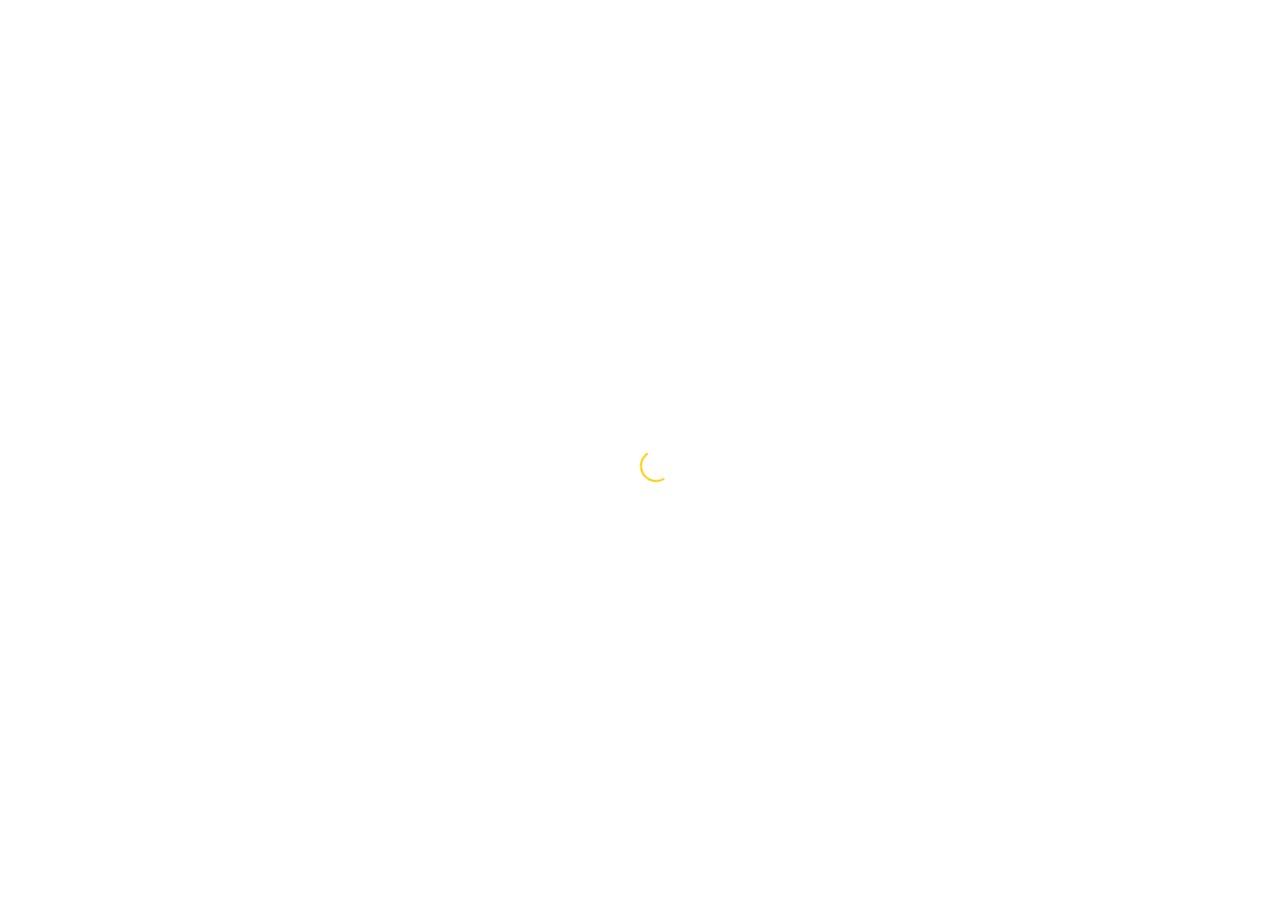
<file: index.html>
<!DOCTYPE html><meta charset="utf-8"><meta http-equiv="refresh" content="0; URL=https://Margoshah.github.io/laba6-ci-cd/10/index.html">
<meta http-equiv="Pragma" content="no-cache"><meta http-equiv="Expires" content="0">
</file>
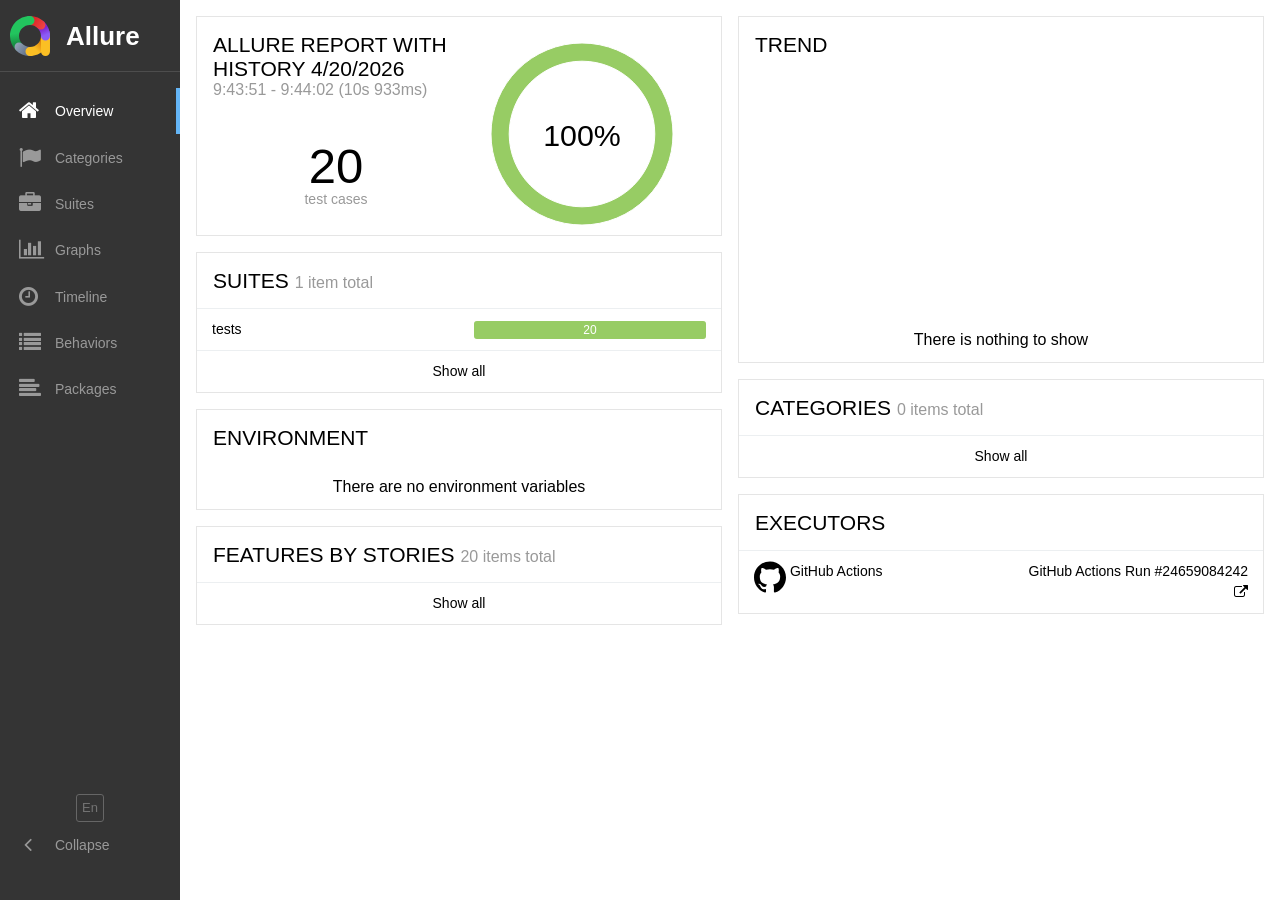
<file: 10/index.html>
<!DOCTYPE html>
<html dir="ltr" lang="en">
<head>
    <meta charset="utf-8">
    <title>Allure Report</title>
    <link rel="icon" href="favicon.ico">
    <link rel="stylesheet" type="text/css" href="styles.css">
    <link rel="stylesheet" type="text/css" href="plugin/screen-diff/styles.css">
</head>
<body>
    <div id="alert"></div>
    <div id="content">
        <span class="spinner">
            <span class="spinner__circle"></span>
        </span>
    </div>
    <div id="popup"></div>
    <script src="app.js"></script>
    <script src="plugin/behaviors/index.js"></script>
    <script src="plugin/packages/index.js"></script>
    <script src="plugin/screen-diff/index.js"></script>
    <script async src="https://www.googletagmanager.com/gtag/js?id=G-FVWC4GKEYS"></script>
    <script>
        window.dataLayer = window.dataLayer || [];
        function gtag(){dataLayer.push(arguments);}
        gtag('js', new Date());
        gtag('config', 'G-FVWC4GKEYS', {
          'allureVersion': '2.32.0',
          'reportUuid': 'f104d02d-c994-41c6-aa9a-4ae075e16c16',
          'single_file': false
        });
    </script>
</body>
</html>
</file>
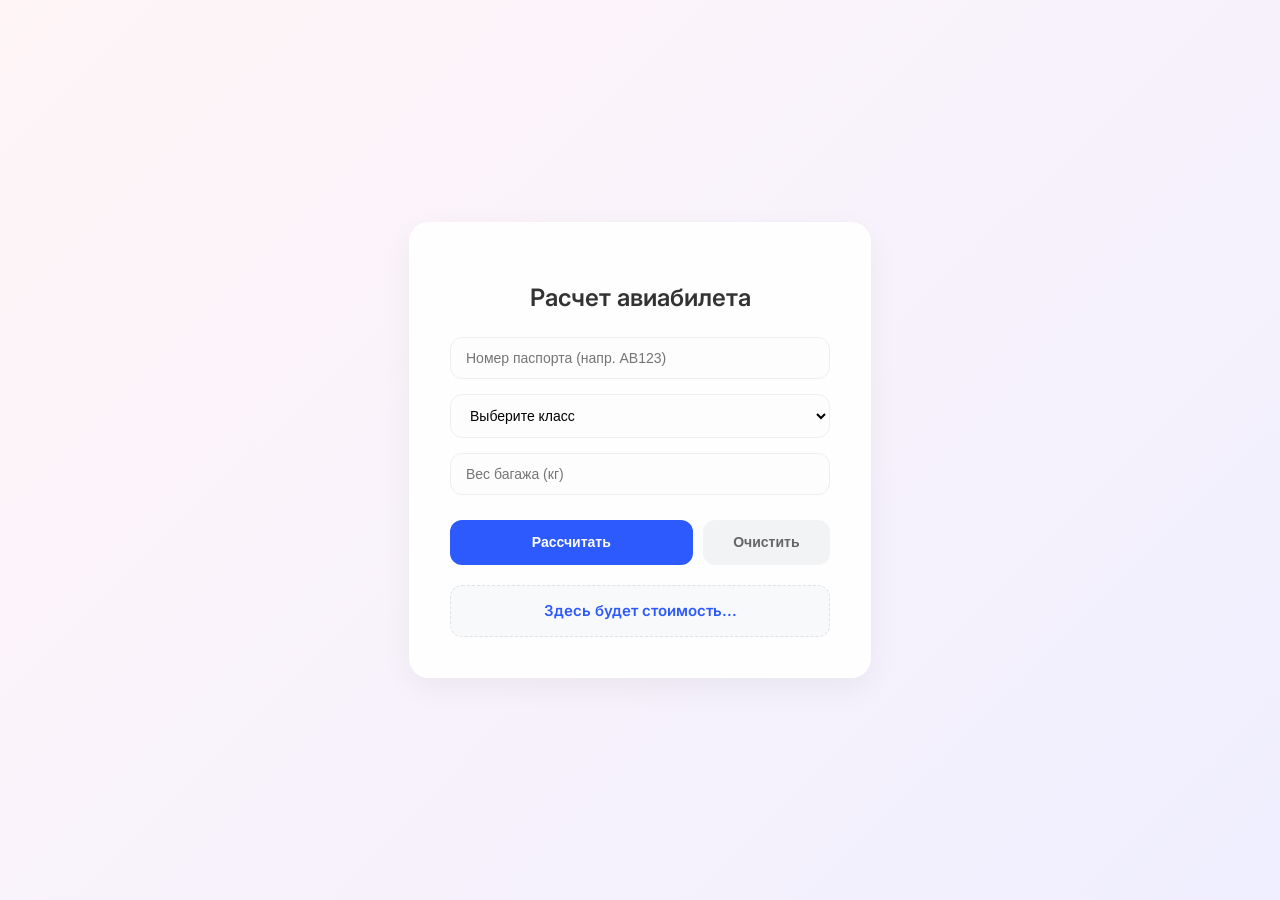
<file: public/index.html>
<!DOCTYPE html>
<html lang="ru">
<head>
    <meta charset="UTF-8">
    <title>Расчет авиабилета</title>
    <link rel="stylesheet" href="style.css">
</head>
<body>
    <div class="container">
        <h2>Расчет авиабилета</h2>

        <input id="passport" type="text" placeholder="Номер паспорта (напр. AB123)">

        <select id="class">
            <option value="">Выберите класс</option>
            <option value="economy">Economy</option>
            <option value="business">Business</option>
        </select>

        <input id="baggage" type="number" placeholder="Вес багажа (кг)">

        <div class="buttons">
            <button class="btn-main" id="calculateBtn" onclick="send()">Рассчитать</button>
            <button class="btn-clear" id="clearBtn" onclick="clearForm()">Очистить</button>
        </div>

        <div id="result">Здесь будет стоимость...</div>
    </div>
    <script src="script.js"></script>
</body>
</html>
</file>
<file: 10/plugin/screen-diff/styles.css>
.screen-diff__switchers {
  margin-bottom: 1em;
}

.screen-diff__switchers label + label {
  margin-left: 1em;
}

.screen-diff__overlay {
  position: relative;
  cursor: col-resize;
}

.screen-diff__container {
  overflow-x: auto;
}

.screen-diff__image-over {
  top: 0;
  left: 0;
  bottom: 0;
  background: #fff;
  position: absolute;
  overflow: hidden;
  box-shadow: 2px 0 1px -1px #aaa;
}

.screen-diff-error {
  color: #fd5a3e;
}
</file>
<file: public/style.css>
@import url('https://fonts.googleapis.com/css2?family=Inter:wght@400;600&display=swap');

body {
    font-family: 'Inter', sans-serif;
    background: linear-gradient(135deg, #fff5f7 0%, #f0efff 100%);
    display: flex;
    justify-content: center;
    align-items: center;
    height: 100vh;
    margin: 0;
}

.container {
    background: rgba(255, 255, 255, 0.9);
    backdrop-filter: blur(10px);
    padding: 40px;
    border-radius: 20px;
    width: 380px;
    box-shadow: 0 10px 30px rgba(0, 0, 0, 0.05);
    border: 1px solid rgba(255, 255, 255, 0.3);
}

h2 {
    text-align: center;
    color: #333;
    margin-bottom: 25px;
    font-weight: 600;
}

input, select {
    width: 100%;
    box-sizing: border-box;
    margin-bottom: 15px;
    padding: 12px 15px;
    border-radius: 12px;
    border: 1.5px solid #eee;
    background: #fdfdfd;
    transition: all 0.3s ease;
    font-size: 14px;
}

input:focus, select:focus {
    outline: none;
    border-color: #4a90e2;
    box-shadow: 0 0 0 4px rgba(74, 144, 226, 0.1);
}


.buttons {
    display: flex;
    gap: 10px;
    margin-top: 10px;
}

button {
    cursor: pointer;
    font-weight: 600;
    transition: transform 0.2s, background 0.3s;
    height: 45px;
    border: none;
    border-radius: 12px;
    font-size: 14px;
}

.btn-main {
    flex: 2; /* Основная кнопка шире */
    background: #2d5afc; /* Красивый сине-голубой */
    color: white;
}

.btn-main:hover {
    background: #1a44db;
    transform: translateY(-2px);
}

.btn-clear {
    flex: 1; /* Кнопка очистки уже */
    background: #f1f3f5;
    color: #666;
}

.btn-clear:hover {
    background: #e9ecef;
}

#result {
    margin-top: 20px;
    padding: 15px;
    border-radius: 12px;
    background: #f8f9fa;
    min-height: 20px;
    text-align: center;
    font-size: 15px;
    color: #2d5afc;
    font-weight: 600;
    border: 1px dashed #dee2e6;
}
</file>
